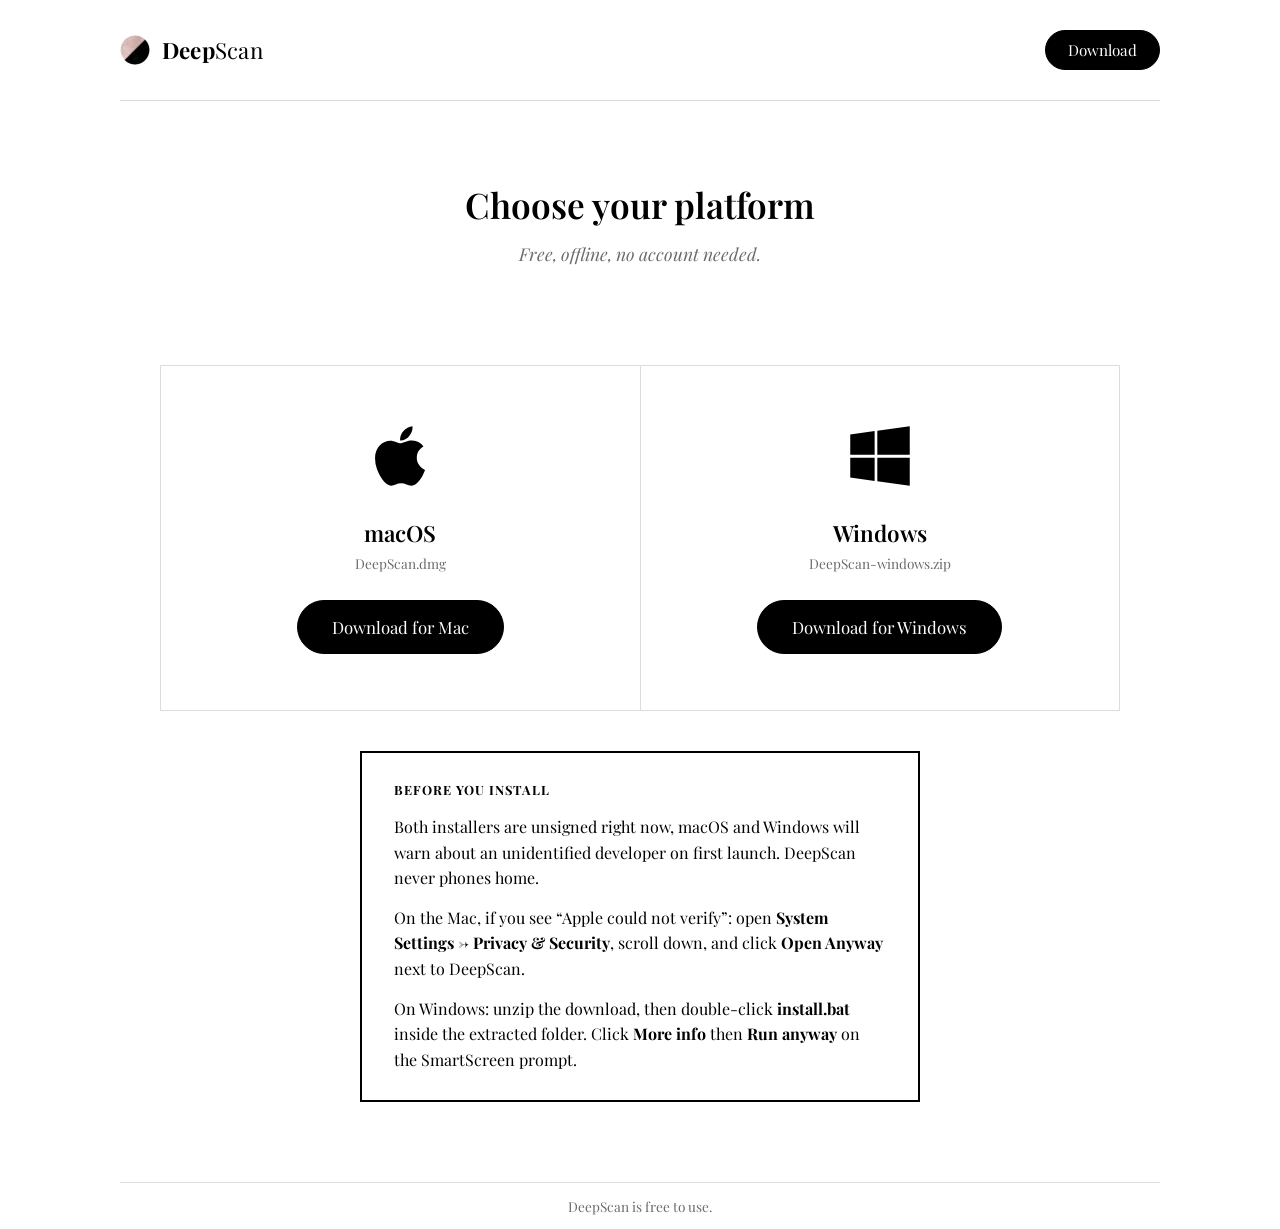
<file: download.html>
<!DOCTYPE html>
<html lang="en">
<head>
<meta charset="UTF-8" />
<meta name="viewport" content="width=device-width, initial-scale=1.0" />
<title>Download DeepScan</title>
<meta name="description" content="Download DeepScan for macOS or Windows, a free AI search app for your files." />

<link rel="icon" type="image/png" href="/assets/favicon.png" />

<link rel="preconnect" href="https://fonts.googleapis.com" />
<link rel="preconnect" href="https://fonts.gstatic.com" crossorigin />
<link href="https://fonts.googleapis.com/css2?family=Playfair+Display:ital,wght@0,400;0,600;0,700;1,400;1,500&display=swap" rel="stylesheet" />
<link rel="stylesheet" href="style.css" />
</head>
<body>

<nav class="site-nav wrap">
  <a class="brand" href="/">
    <img class="brand-logo" src="/assets/deepscan-logo.png" alt="DeepScan" />
    <span class="wordmark"><span class="bold">Deep</span><span class="light">Scan</span></span>
  </a>
  <a class="nav-download" href="/download">Download</a>
</nav>

<header class="download-hero wrap">
  <h1>Choose your platform</h1>
  <p>Free, offline, no account needed.</p>
</header>

<section class="wrap">
  <div class="platform-grid">
    <div class="platform-card" id="card-mac">
      <svg class="os-icon" viewBox="0 0 384 512" aria-hidden="true">
        <path fill="black" d="M318.7 268.7c-.2-36.7 16.4-64.4 50-84.8-18.8-26.9-47.2-41.7-84.7-44.6-35.5-2.8-74.3 20.7-88.5 20.7-15 0-49.4-19.7-76-19.7C63.3 141.2 4 184.8 4 273.5q0 39.3 14.4 81.2c12.8 36.7 59 126.7 107.2 125.2 25.2-.6 43-17.9 75.8-17.9 31.8 0 48.3 17.9 76.4 17.9 48.6-.7 90.4-82.5 102.6-119.3-65.2-30.7-61.7-90-61.7-91.9zm-56.6-164.2c27.3-32.4 24.8-61.9 24-72.5-24.1 1.4-52 16.4-67.9 34.9-17.5 19.8-27.8 44.3-25.6 71.9 26.1 2 49.9-11.4 69.5-34.3z"/>
      </svg>
      <h2>macOS</h2>
      <p class="os-sub">DeepScan.dmg</p>
      <a class="btn btn-primary" href="https://github.com/izaan-cell/DeepScan-Releases/releases/latest/download/DeepScan.dmg" download>Download for Mac</a>
    </div>

    <div class="platform-card" id="card-windows">
      <svg class="os-icon" viewBox="0 0 448 512" aria-hidden="true">
        <path fill="black" d="M0 93.7l183.6-25.3v177.4H0V93.7zm0 324.6l183.6 25.3V268.4H0v149.9zm203.8 28L448 480V268.4H203.8v177.9zm0-380.6v180.1H448V32L203.8 65.7z"/>
      </svg>
      <h2>Windows</h2>
      <p class="os-sub">DeepScan-windows.zip</p>
      <a class="btn btn-primary" href="https://github.com/izaan-cell/DeepScan-Releases/releases/latest/download/DeepScan-windows.zip" download>Download for Windows</a>
    </div>
  </div>

  <div class="install-notice">
    <p class="notice-label">Before you install</p>
    <p>Both installers are unsigned right now, macOS and Windows will warn about an
    unidentified developer on first launch. DeepScan never phones home.</p>
    <p>On the Mac, if you see &ldquo;Apple could not verify&rdquo;: open
    <strong>System Settings &rarr; Privacy &amp; Security</strong>, scroll down, and click
    <strong>Open Anyway</strong> next to DeepScan.</p>
    <p>On Windows: unzip the download, then double-click <strong>install.bat</strong>
    inside the extracted folder. Click <strong>More info</strong> then
    <strong>Run anyway</strong> on the SmartScreen prompt.</p>
  </div>
</section>

<footer class="wrap">
  <p>DeepScan is free to use.</p>
</footer>

<script src="app.js"></script>
</body>
</html>
</file>
<file: style.css>
/* DeepScan showcase site, strict black & white, literary-editorial. */

:root {
  --ink: #000000;
  --paper: #ffffff;
  --rule: #dcdcdc;
  --gray-mid: #6b6b6b;
  --serif: "Playfair Display", Georgia, "Times New Roman", serif;
}

* { box-sizing: border-box; }

html, body {
  margin: 0;
  padding: 0;
  background: var(--paper);
  color: var(--ink);
  font-family: var(--serif);
  -webkit-font-smoothing: antialiased;
}

a { color: inherit; }

.wrap {
  max-width: 1040px;
  margin: 0 auto;
  padding: 0 40px;
}

/* ---------- Nav ---------- */

nav.site-nav {
  display: flex;
  align-items: center;
  justify-content: space-between;
  padding: 30px 0;
  border-bottom: 1px solid var(--rule);
}

.brand {
  display: flex;
  align-items: center;
  gap: 12px;
  text-decoration: none;
}

.brand-logo {
  width: 30px;
  height: 30px;
  border-radius: 50%;
  flex-shrink: 0;
  object-fit: cover;
}

.brand .wordmark {
  font-size: 1.4rem;
  letter-spacing: 0.01em;
}

.brand .wordmark .light { font-weight: 400; }
.brand .wordmark .bold { font-weight: 700; }

.nav-download {
  font-family: var(--serif);
  font-size: 0.95rem;
  padding: 9px 22px;
  border: 1px solid var(--ink);
  background: var(--ink);
  color: var(--paper);
  text-decoration: none;
  border-radius: 999px;
  transition: background-color 0.15s ease, color 0.15s ease;
}

.nav-download:hover {
  background: var(--paper);
  color: var(--ink);
}

/* ---------- Hero ---------- */

.hero {
  padding: 90px 0 90px;
  text-align: center;
}

.hero-logo {
  width: 120px;
  height: 120px;
  border-radius: 50%;
  object-fit: cover;
  margin-bottom: 36px;
}

.hero h1 {
  font-size: 3.4rem;
  font-weight: 600;
  line-height: 1.1;
  margin: 0 0 22px;
  letter-spacing: -0.01em;
}

.hero .lede {
  font-size: 1.3rem;
  font-style: italic;
  color: var(--gray-mid);
  max-width: 560px;
  margin: 0 auto 40px;
  line-height: 1.5;
}

.cta-row {
  display: flex;
  justify-content: center;
  gap: 16px;
}

.btn {
  display: inline-block;
  font-family: var(--serif);
  font-size: 1.05rem;
  padding: 15px 34px;
  text-decoration: none;
  border-radius: 999px;
  border: 1px solid var(--ink);
  transition: background-color 0.15s ease, color 0.15s ease;
}

.btn-primary {
  background: var(--ink);
  color: var(--paper);
}
.btn-primary:hover {
  background: var(--paper);
  color: var(--ink);
}

.btn-secondary {
  background: var(--paper);
  color: var(--ink);
}
.btn-secondary:hover {
  background: var(--ink);
  color: var(--paper);
}

.hero .fine-print {
  margin-top: 22px;
  font-size: 0.85rem;
  color: var(--gray-mid);
  font-style: italic;
}

/* ---------- Section title ---------- */

.section-title {
  text-align: center;
  font-size: 1.9rem;
  font-weight: 600;
  margin: 0 0 56px;
}

/* ---------- How it works ---------- */

.how {
  padding: 90px 0;
  border-top: 1px solid var(--rule);
}

.how-steps {
  display: grid;
  grid-template-columns: repeat(3, 1fr);
  gap: 48px;
}

.how-step {
  text-align: center;
}

.step-num {
  display: block;
  font-size: 0.85rem;
  color: var(--gray-mid);
  font-style: italic;
  margin-bottom: 14px;
}

/* Square, self-looping demo clip per step — muted autoplay video instead
   of an actual .gif file: same "just replays by itself" effect the eye
   sees, at a fraction of the file size and with far less banding/noise
   than GIF's 256-color palette. */
.how-step-media {
  aspect-ratio: 1 / 1;
  width: 100%;
  margin: 4px 0 18px;
  border: 1px solid var(--rule-strong);
  background: var(--gray-soft);
  overflow: hidden;
}

.how-step-media video {
  display: block;
  width: 100%;
  height: 100%;
  object-fit: cover;
}

.how-step h3 {
  font-size: 1.2rem;
  font-weight: 600;
  margin: 0 0 10px;
}

.how-step p {
  font-size: 0.95rem;
  color: var(--gray-mid);
  line-height: 1.6;
  margin: 0;
}

/* ---------- File types ---------- */

.filetypes {
  padding: 90px 0;
  border-top: 1px solid var(--rule);
  text-align: center;
}

.pill-row {
  display: flex;
  flex-wrap: wrap;
  justify-content: center;
  gap: 14px;
}

.pill {
  font-size: 0.95rem;
  padding: 10px 22px;
  border: 1px solid var(--ink);
  border-radius: 999px;
}

/* ---------- Examples ---------- */

.examples {
  padding: 90px 0;
  border-top: 1px solid var(--rule);
  text-align: center;
}

.examples-copy {
  max-width: 640px;
  margin: 0 auto;
  font-size: 1.1rem;
  line-height: 1.7;
  color: var(--gray-mid);
  font-style: italic;
}

/* ---------- Closing CTA ---------- */

.closing {
  padding: 90px 0 100px;
  border-top: 1px solid var(--rule);
  text-align: center;
}

.closing .lede {
  margin-bottom: 32px;
}

/* ---------- Feature strip ---------- */

.features {
  border-top: 1px solid var(--rule);
  padding: 80px 0;
  display: grid;
  grid-template-columns: repeat(3, 1fr);
  gap: 48px;
  text-align: center;
}

.feature h3 {
  font-size: 1.2rem;
  font-weight: 600;
  margin: 0 0 10px;
}

.feature p {
  font-size: 0.95rem;
  color: var(--gray-mid);
  line-height: 1.6;
  margin: 0;
}

/* ---------- Footer ---------- */

footer {
  border-top: 1px solid var(--rule);
  padding: 40px 0;
  text-align: center;
  font-size: 0.85rem;
  color: var(--gray-mid);
}

.footer-logo {
  width: 34px;
  height: 34px;
  border-radius: 50%;
  object-fit: cover;
  margin-top: 16px;
  margin-bottom: 16px;
}

footer a { text-decoration: underline; }

/* ---------- Download page ---------- */

.download-hero {
  text-align: center;
  padding: 80px 0 40px;
}

.download-hero h1 {
  font-size: 2.2rem;
  font-weight: 600;
  margin: 0 0 14px;
}

.download-hero p {
  color: var(--gray-mid);
  font-style: italic;
  font-size: 1.1rem;
  margin: 0;
}

.platform-grid {
  display: grid;
  grid-template-columns: 1fr 1fr;
  gap: 1px;
  background: var(--rule);
  border: 1px solid var(--rule);
  margin: 60px 0 40px;
}

.platform-card {
  background: var(--paper);
  padding: 56px 40px;
  text-align: center;
  display: flex;
  flex-direction: column;
  align-items: center;
}

.platform-card .os-icon {
  width: 68px;
  height: 68px;
  margin-bottom: 28px;
}

.platform-card h2 {
  font-size: 1.4rem;
  font-weight: 600;
  margin: 0 0 6px;
}

.platform-card .os-sub {
  font-size: 0.85rem;
  color: var(--gray-mid);
  margin: 0 0 28px;
}

.platform-card.is-detected {
  position: relative;
}

.platform-card.is-detected::before {
  content: "recommended for your device";
  position: absolute;
  top: 18px;
  left: 50%;
  transform: translateX(-50%);
  font-size: 0.7rem;
  font-style: italic;
  color: var(--gray-mid);
}

.install-notice {
  max-width: 560px;
  margin: 0 auto 80px;
  border: 2px solid var(--ink);
  padding: 28px 32px;
}

.notice-label {
  margin: 0 0 16px;
  font-size: 0.8rem;
  font-weight: 700;
  letter-spacing: 0.08em;
  text-transform: uppercase;
  font-style: normal;
}

.install-notice p:not(.notice-label) {
  font-size: 1rem;
  color: var(--ink);
  line-height: 1.6;
  margin: 0 0 14px;
}

.install-notice p:last-child {
  margin-bottom: 0;
}

.install-notice strong {
  font-weight: 700;
}

@media (max-width: 640px) {
  .hero h1 { font-size: 2.4rem; }
  .features { grid-template-columns: 1fr; }
  .how-steps { grid-template-columns: 1fr; }
  .platform-grid { grid-template-columns: 1fr; }
}
</file>
